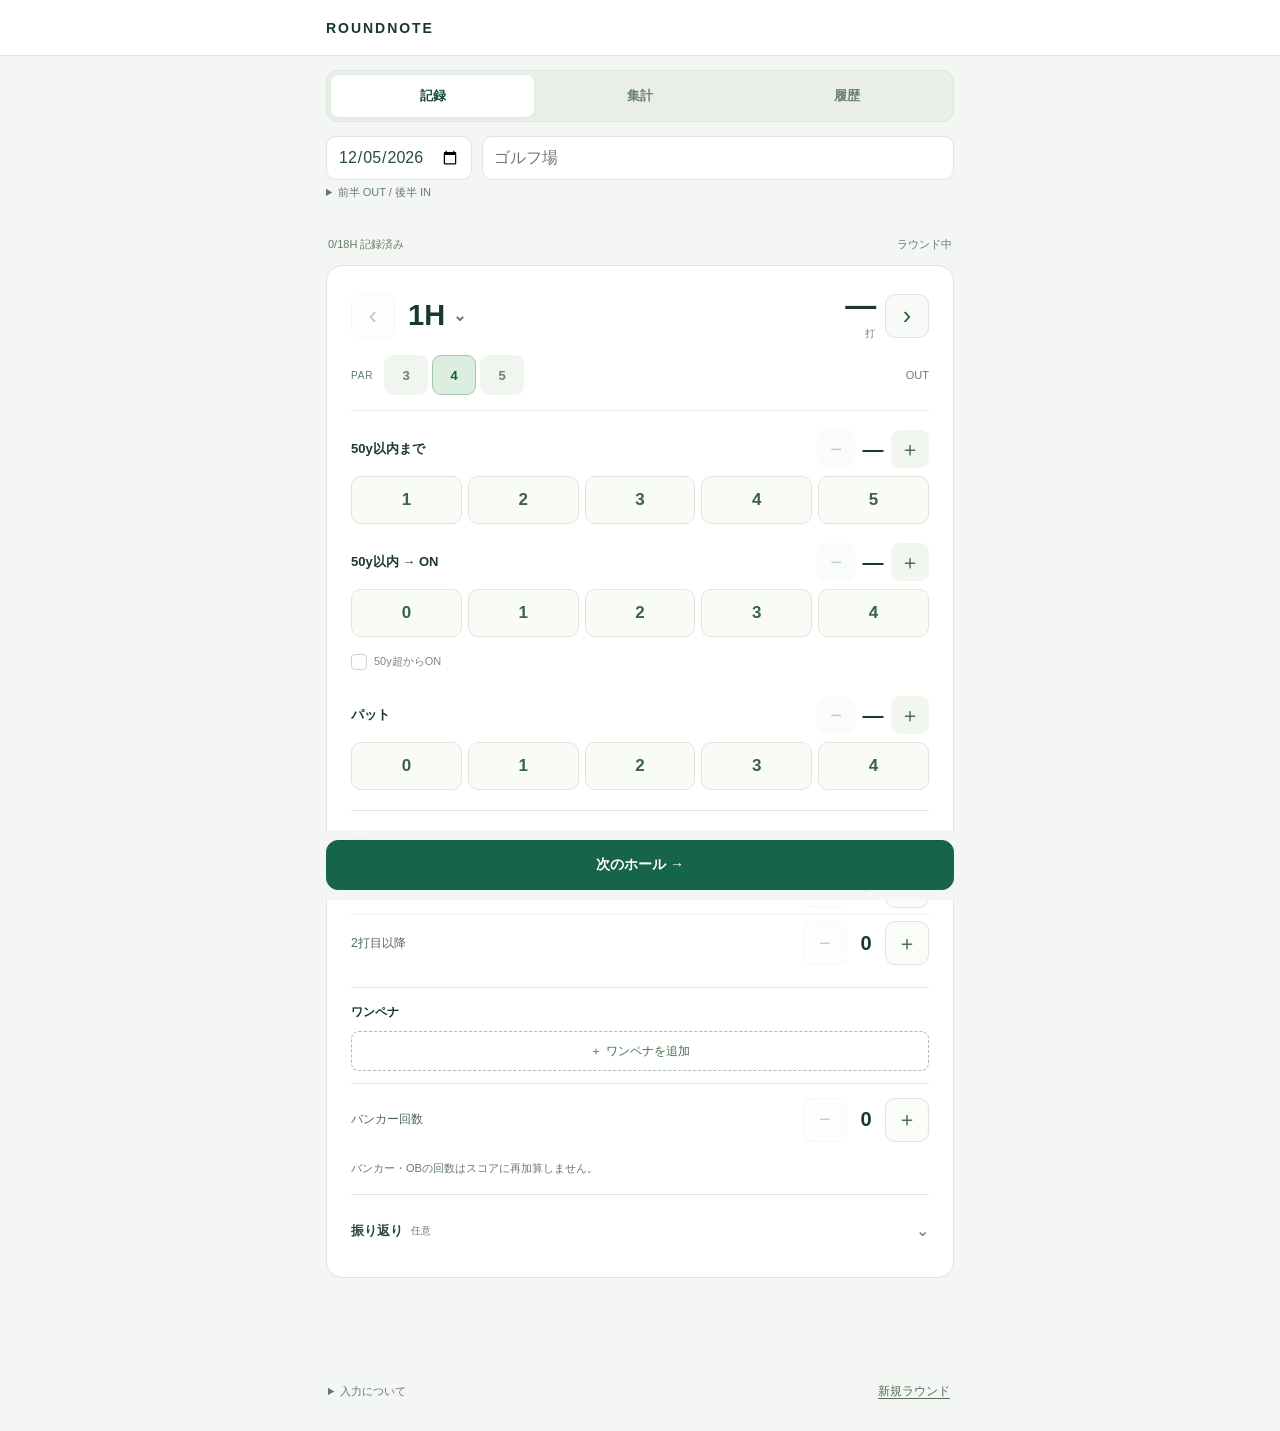
<file: index.html>
﻿<!DOCTYPE html>
<html lang="ja">
<head>
<meta charset="utf-8">
<meta name="viewport" content="width=device-width,initial-scale=1,viewport-fit=cover">
<meta name="theme-color" content="#19392d">
<link rel="manifest" href="./manifest.webmanifest">
<link rel="apple-touch-icon" href="./icon-192.png">
<link rel="stylesheet" href="./app.css">
<meta name="apple-mobile-web-app-capable" content="yes">
<meta name="apple-mobile-web-app-status-bar-style" content="default">
<title>ROUNDNOTE | ゴルフ記録</title>
<script src="./roundnote-core.js" defer></script>
<script src="./roundnote-views.js" defer></script>
<script src="./app.js" defer></script>
</head>
<body>
<div id="app"></div>
<div id="overlay-root"></div>
</body>
</html>
</file>
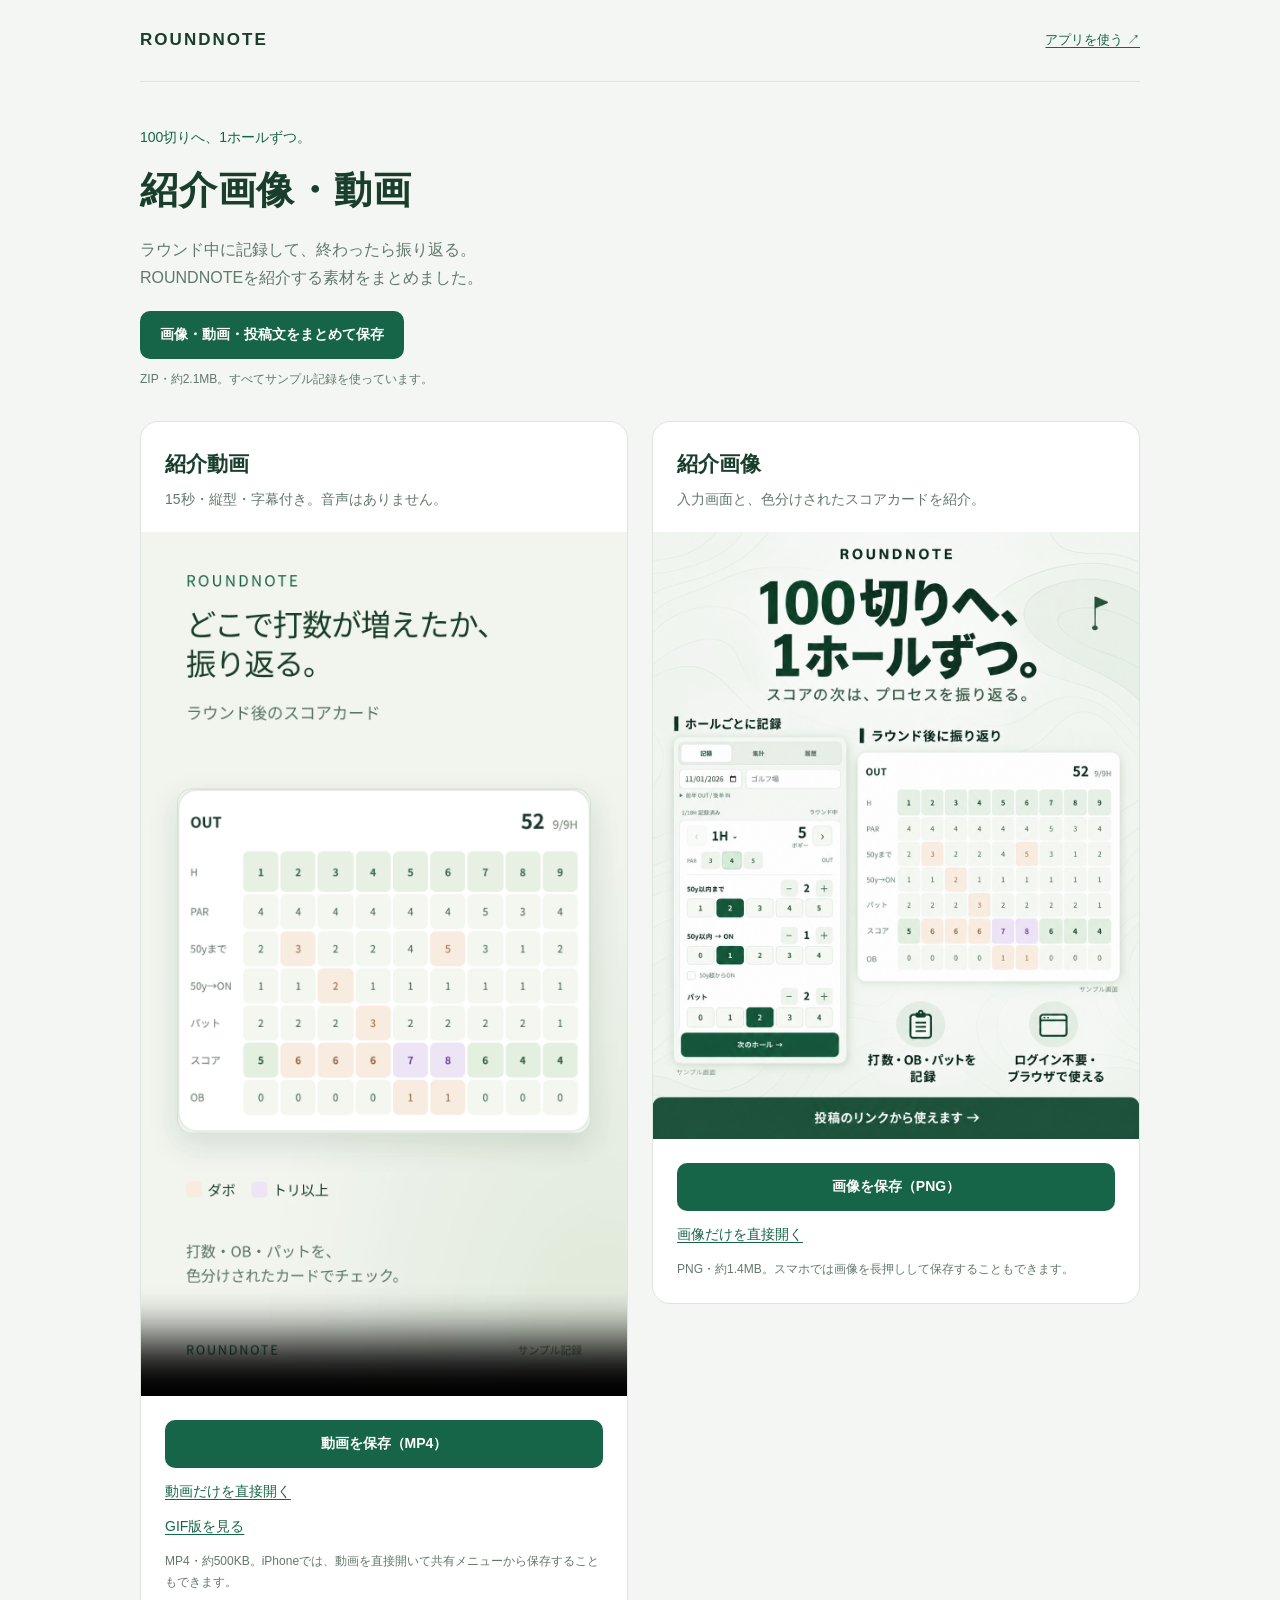
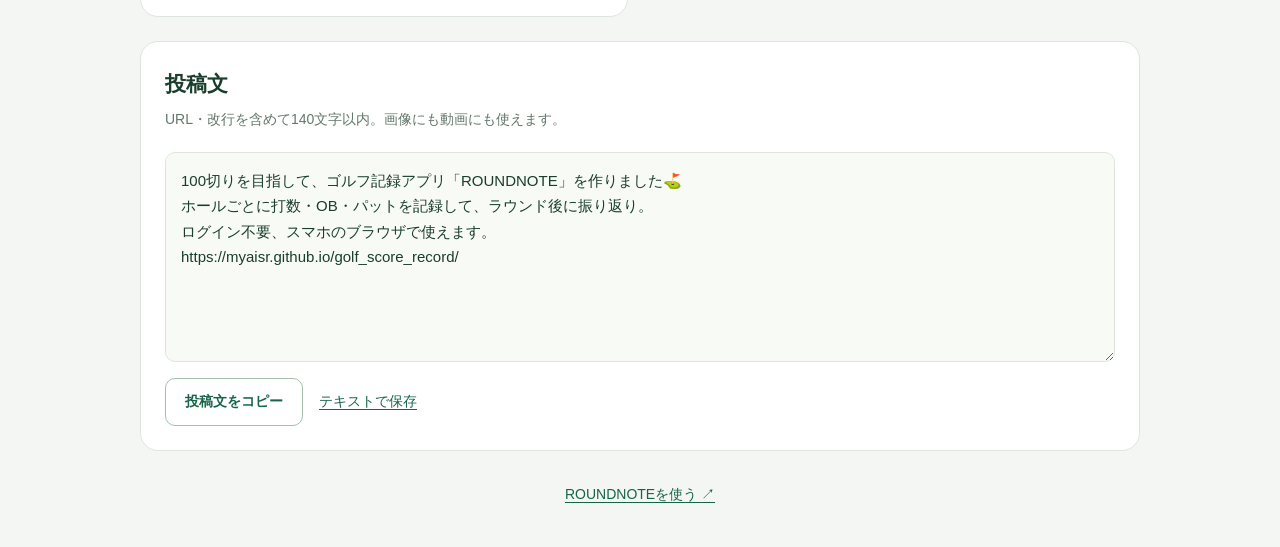
<file: promo/index.html>
<!doctype html>
<html lang="ja">
<head>
  <meta charset="utf-8">
  <meta name="viewport" content="width=device-width, initial-scale=1">
  <meta name="description" content="ゴルフ記録アプリROUNDNOTEの紹介画像・15秒動画・投稿文を見たり、保存したりできます。">
  <meta name="theme-color" content="#193e2b">
  <title>紹介画像・動画 | ROUNDNOTE</title>
  <link rel="icon" type="image/png" href="../icon-192.png">
  <link rel="stylesheet" href="promo.css">
</head>
<body>
  <header>
    <a class="brand" href="../">ROUNDNOTE</a>
    <a class="app-link" href="../">アプリを使う <span aria-hidden="true">↗</span></a>
  </header>
  <main>
    <div class="intro">
      <p class="eyebrow">100切りへ、1ホールずつ。</p>
      <h1>紹介画像・動画</h1>
      <p>ラウンド中に記録して、終わったら振り返る。<br>ROUNDNOTEを紹介する素材をまとめました。</p>
      <a class="button primary" href="roundnote-social-kit.zip" download>画像・動画・投稿文をまとめて保存</a>
      <p class="file-note">ZIP・約2.1MB。すべてサンプル記録を使っています。</p>
    </div>
    <div class="media-grid">
      <section class="card" aria-labelledby="video-heading">
        <div class="card-head">
          <h2 id="video-heading">紹介動画</h2>
          <p>15秒・縦型・字幕付き。音声はありません。</p>
        </div>
        <video controls playsinline preload="metadata" poster="video-poster.png" width="720" height="1280" aria-label="ROUNDNOTEの使い方を紹介する15秒動画">
          <source src="roundnote-intro.mp4" type="video/mp4">
          <p>このブラウザでは動画を再生できません。<a href="roundnote-intro.mp4">動画を直接開く</a>か、<a href="roundnote-intro-preview.gif">GIF版をご覧ください</a>。</p>
        </video>
        <div class="card-actions">
          <a class="button primary" href="roundnote-intro.mp4" download>動画を保存（MP4）</a>
          <a class="text-link" href="roundnote-intro.mp4">動画だけを直接開く</a>
          <a class="text-link" href="roundnote-intro-preview.gif">GIF版を見る</a>
          <p class="file-note">MP4・約500KB。iPhoneでは、動画を直接開いて共有メニューから保存することもできます。</p>
        </div>
      </section>
      <section class="card" aria-labelledby="image-heading">
        <div class="card-head">
          <h2 id="image-heading">紹介画像</h2>
          <p>入力画面と、色分けされたスコアカードを紹介。</p>
        </div>
        <a class="image-link" href="roundnote-intro.png" aria-label="紹介画像を大きく表示">
          <img src="roundnote-intro.png" width="1122" height="1402" loading="lazy" alt="100切りへ、1ホールずつ。ホールごとの入力とラウンド後のスコアカードを紹介するROUNDNOTEの画像。">
        </a>
        <div class="card-actions">
          <a class="button primary" href="roundnote-intro.png" download>画像を保存（PNG）</a>
          <a class="text-link" href="roundnote-intro.png">画像だけを直接開く</a>
          <p class="file-note">PNG・約1.4MB。スマホでは画像を長押しして保存することもできます。</p>
        </div>
      </section>
    </div>
    <section class="card copy-card" aria-labelledby="copy-heading">
      <h2 id="copy-heading">投稿文</h2>
      <p>URL・改行を含めて140文字以内。画像にも動画にも使えます。</p>
      <textarea id="post-copy" aria-label="紹介用の投稿文" rows="7" readonly>100切りを目指して、ゴルフ記録アプリ「ROUNDNOTE」を作りました⛳️
ホールごとに打数・OB・パットを記録して、ラウンド後に振り返り。
ログイン不要、スマホのブラウザで使えます。
https://myaisr.github.io/golf_score_record/</textarea>
      <div class="copy-actions">
        <button class="button secondary" id="copy-button" type="button">投稿文をコピー</button>
        <a class="text-link" href="roundnote-post.txt" download>テキストで保存</a>
        <span id="copy-status" role="status" aria-live="polite"></span>
      </div>
    </section>
  </main>
  <footer><a href="../">ROUNDNOTEを使う <span aria-hidden="true">↗</span></a></footer>
  <script>
    document.getElementById('copy-button').addEventListener('click', async () => {
      const field = document.getElementById('post-copy');
      const status = document.getElementById('copy-status');
      try {
        await navigator.clipboard.writeText(field.value);
        status.textContent = 'コピーしました';
      } catch {
        field.focus();
        field.select();
        field.setSelectionRange(0, field.value.length);
        status.textContent = '投稿文を選択しました。メニューからコピーしてください。';
      }
    });
  </script>
</body>
</html>
</file>
<file: app.css>
:root {
  font-family: -apple-system, BlinkMacSystemFont, "Hiragino Kaku Gothic ProN", "Noto Sans JP", "Yu Gothic", sans-serif;
  color: #19392d;
  background: #f3f6f2;
  font-variant-numeric: tabular-nums;
  --green: #176548;
  --muted: #65796d;
  --line: #dce6dd;
}
* { box-sizing: border-box; }
body { margin: 0; }
button, input { font: inherit; }
button, a { -webkit-tap-highlight-color: transparent; }
button { cursor: pointer; touch-action: manipulation; }
button:disabled { cursor: default; opacity: .3; }
button:focus-visible, input:focus-visible, a:focus-visible, summary:focus-visible { outline: 3px solid #7ab599; outline-offset: 3px; }
button, a, summary { touch-action: manipulation; }
[hidden] { display: none !important; }
.shell { width: 100%; max-width: 660px; margin: auto; padding: 0 16px; }
.result-shell { max-width: 940px; }
.masthead { padding: calc(16px + env(safe-area-inset-top)) 0 15px; border-bottom: 1px solid var(--line); background: #fff; }
.masthead .shell { display: flex; justify-content: space-between; align-items: center; min-height: 24px; }
.brand { font-size: 14px; font-weight: 850; letter-spacing: .14em; }
.save-status { font-size: 10px; color: var(--muted); }
.save-status.error { color: #a84939; }
.preview-note { display: flex; justify-content: space-between; align-items: center; margin: 12px 0 0; color: var(--muted); font-size: 10px; }
.preview-note span { border: 1px solid #cddbcf; padding: 4px 7px; border-radius: 5px; }
.text-button { min-height: 36px; border: 0; background: transparent; color: #536c5b; padding: 7px 2px; font-size: 12px; text-decoration: underline; text-underline-offset: 3px; }
.tabs { display: flex; gap: 4px; padding: 4px; margin: 14px 0; border: 1px solid var(--line); border-radius: 12px; background: #e9efe8; }
.tab { flex: 1; min-height: 42px; border: 0; border-radius: 8px; background: transparent; color: #68806e; font-size: 13px; font-weight: 750; }
.tab.active { background: #fff; color: #164c33; box-shadow: 0 1px 4px #19392d0c; }
.round-meta { display: grid; grid-template-columns: 146px minmax(0, 1fr); gap: 10px; }
.round-meta input { min-width: 0; width: 100%; min-height: 44px; padding: 10px 11px; border: 1px solid var(--line); border-radius: 10px; background: #fff; color: #294c38; font-size: 16px; }
.round-status { display: flex; align-items: baseline; justify-content: space-between; gap: 12px; padding: 13px 2px; color: var(--muted); font-size: 11px; }
.round-status strong { color: #19392d; font-size: 21px; }
.round-status small { font-size: 11px; font-weight: 500; }
.surface { border: 1px solid var(--line); border-radius: 17px; background: #fff; padding: 18px; margin-bottom: 14px; }
.hole-heading { display: grid; grid-template-columns: 44px minmax(0, 1fr) auto 44px; align-items: center; gap: 10px; }
.arrow { width: 44px; height: 44px; border: 1px solid var(--line); border-radius: 10px; background: #f7faf6; color: #2c6041; font-size: 25px; }
.hole-heading h1 { margin: 0; line-height: 1; }
.hole-select { display: inline-flex; gap: 8px; align-items: center; min-height: 44px; border: 0; background: transparent; padding: 0 3px; color: #19392d; font-size: 29px; font-weight: 850; }
.chevron { font-size: 16px; color: var(--muted); }
.hole-score { text-align: right; min-width: 50px; }
.hole-score strong { display: block; font-size: 31px; line-height: 1; letter-spacing: -.04em; }
.hole-score small { display: block; font-size: 10px; color: var(--muted); margin-top: 6px; }
.hole-tools { display: flex; align-items: center; justify-content: space-between; gap: 10px; margin-top: 14px; padding-bottom: 15px; border-bottom: 1px solid #e9eee7; }
.par-group { display: flex; align-items: center; gap: 4px; }
.par-label { font-size: 10px; letter-spacing: .08em; color: var(--muted); margin-right: 7px; }
.par-button { min-width: 44px; height: 40px; border: 1px solid transparent; border-radius: 9px; background: #f0f5ef; color: #69806e; font-size: 13px; font-weight: 750; }
.par-button.active { background: #dceee0; border-color: #a4c8ad; color: #1a5e39; }
.hole-progress { font-size: 11px; color: var(--muted); }
.hole-picker { display: grid; grid-template-columns: repeat(6, minmax(0, 1fr)); gap: 6px; padding: 14px 0 2px; }
.hole-tile { height: 44px; min-width: 0; border: 1px solid var(--line); border-radius: 8px; color: #768579; background: #f7faf6; font-size: 12px; }
.hole-tile.done { color: #1b6640; background: #e6f2e7; border-color: #c6ddc9; }
.hole-tile.started { border-style: dashed; }
.hole-tile.current { background: var(--green); border-color: var(--green); color: #fff; }
.counter { padding-top: 16px; }
.counter-heading { display: flex; align-items: center; justify-content: space-between; gap: 8px; margin-bottom: 8px; }
.counter-heading h2 { margin: 0; font-size: 13px; font-weight: 750; }
.value-control { display: grid; grid-template-columns: 38px 32px 38px; align-items: center; gap: 2px; }
.value-control button { width: 38px; height: 38px; border: 0; border-radius: 9px; background: #f1f6ef; color: #376044; font-size: 20px; }
.value-control strong { text-align: center; font-size: 21px; }
.quick-values { display: grid; grid-template-columns: repeat(5, minmax(0, 1fr)); gap: 6px; }
.quick-values button { min-height: 46px; min-width: 0; border: 1px solid var(--line); border-radius: 10px; background: #f9fbf7; color: #3a6347; font-size: 17px; font-weight: 750; }
.quick-values button.active { background: var(--green); color: white; border-color: var(--green); }
.direct-toggle { display: inline-flex; align-items: center; gap: 7px; min-height: 40px; padding: 9px 0 0; border: 0; background: transparent; color: #7a897d; font-size: 11px; }
.direct-toggle .check { display: grid; place-items: center; width: 16px; height: 16px; border: 1px solid #c8d7c9; border-radius: 4px; color: transparent; font-size: 11px; }
.direct-toggle.active { color: #216542; }
.direct-toggle.active .check { border-color: var(--green); background: var(--green); color: #fff; }
.ob-section { margin-top: 20px; padding-top: 16px; border-top: 1px solid var(--line); }
.section-line { display: flex; align-items: center; justify-content: space-between; gap: 8px; }
.section-line h2 { font-size: 12px; margin: 0; }
.info-button { width: 30px; height: 30px; padding: 0; border: 0; border-radius: 50%; background: transparent; color: #829184; font-size: 13px; }
.ob-help { margin: 2px 0 9px; color: var(--muted); font-size: 11px; line-height: 1.7; }
.ob-help a { color: #466f50; }
.ob-row { display: flex; align-items: center; justify-content: space-between; gap: 12px; min-height: 57px; }
.ob-row+.ob-row { border-top: 1px solid #eef2eb; }
.ob-row>span { font-size: 12px; color: #4d6953; }
.ob-stepper { display: grid; grid-template-columns: 44px 32px 44px; gap: 3px; align-items: center; }
.ob-stepper button { width: 44px; height: 44px; border: 1px solid var(--line); border-radius: 10px; background: #fafcf8; color: #376044; font-size: 20px; }
.ob-stepper b { text-align: center; font-size: 20px; }
.shot-review { margin-top: 15px; border-top: 1px solid var(--line); }
.review-toggle { display: flex; justify-content: space-between; align-items: center; gap: 12px; width: 100%; min-height: 58px; padding: 16px 0 2px; border: 0; background: transparent; text-align: left; color: #274d34; }
.review-title { display: flex; align-items: center; gap: 8px; font-size: 13px; font-weight: 750; }
.badge { color: var(--muted); font-size: 10px; font-weight: 400; }
.review-summary { display: block; font-size: 10px; color: #39704b; line-height: 1.6; margin-top: 6px; }
.review-body { padding-top: 18px; }
.review-group+.review-group { margin-top: 22px; }
.review-group h3 { display: flex; align-items: center; justify-content: space-between; margin: 0 0 11px; font-size: 12px; }
.tee-choices { display: grid; grid-template-columns: repeat(3, minmax(0, 1fr)); gap: 6px; }
.shot-choice { min-width: 0; min-height: 44px; border: 1px solid var(--line); border-radius: 9px; background: #fbfcf9; color: #55705a; padding: 10px 3px; font-size: 12px; }
.shot-choice .direction { display: block; font-size: 20px; margin-bottom: 7px; color: #7c9981; }
.shot-choice.active { border-color: #699b76; background: #e2f0e4; color: #195e37; box-shadow: inset 0 0 0 1px #699b76; }
.shot-choice.active .direction { color: #276b43; }
.approach-map { display: grid; grid-template-columns: repeat(3, minmax(0, 1fr)); grid-template-areas: ". over ." "left center right" ". short ."; gap: 6px; }
.approach-map .shot-choice { min-height: 44px; }
.contact-choices { display: grid; grid-template-columns: 1fr 1fr; gap: 6px; margin-top: 9px; }
.review-clear { display: block; margin: 12px 0 0 auto; }
.input-actions { position: sticky; bottom: 0; z-index: 2; padding: 10px 0 calc(10px + env(safe-area-inset-bottom)); background: #f3f6f2f5; }
.primary { width: 100%; min-height: 50px; padding: 14px; border: 1px solid var(--green); border-radius: 12px; background: var(--green); color: #fff; font-size: 14px; font-weight: 750; }
.footer-row { display: flex; justify-content: space-between; align-items: center; gap: 10px; padding: 10px 2px calc(20px + env(safe-area-inset-bottom)); }
.help { font-size: 11px; color: var(--muted); }
.help summary { cursor: pointer; padding: 12px 0; }
.help p { line-height: 1.8; max-width: 260px; }
.result-hero { border-radius: 17px; background: #183e2c; color: #fff; padding: 22px; margin: 18px 0 14px; }
.result-meta { display: flex; justify-content: space-between; align-items: baseline; gap: 12px; color: #c6ddc9; font-size: 11px; }
.result-meta h1 { font: inherit; margin: 0; }
.result-score { display: flex; justify-content: space-between; align-items: end; gap: 12px; margin-top: 18px; }
.result-score .big { font-size: clamp(68px, 15vw, 92px); line-height: 1; font-weight: 800; letter-spacing: -.055em; }
.result-score .unit { font-size: 14px; letter-spacing: 0; font-weight: 400; margin-left: 8px; }
.result-relative { text-align: right; }
.result-relative strong { display: block; font-size: 23px; }
.result-relative span { display: block; color: #bed5c0; font-size: 10px; margin-top: 5px; }
.result-place { color: #cee1ce; font-size: 12px; margin: 18px 0 0; overflow-wrap: anywhere; }
.kpi-grid { display: grid; grid-template-columns: repeat(4, minmax(0, 1fr)); gap: 8px; margin-bottom: 22px; }
.kpi { min-width: 0; padding: 14px 12px; background: white; border: 1px solid var(--line); border-radius: 12px; }
.kpi span { color: var(--muted); font-size: 10px; }
.kpi b { display: block; font-size: 24px; margin-top: 7px; }
.kpi small { display: block; color: var(--muted); font-size: 10px; margin-top: 7px; }
.section-heading { margin: 24px 0 12px; display: flex; align-items: baseline; justify-content: space-between; gap: 12px; }
.section-heading h2 { font-size: 14px; margin: 0; }
.section-heading span { color: var(--muted); font-size: 10px; }
.performance { display: grid; grid-template-columns: 1fr 1fr; gap: 8px; }
.performance .kpi b { font-size: 22px; }
.performance .kpi b small { display: inline; font-size: 12px; margin-left: 3px; }
.half-section { padding: 15px 12px; }
.half-head { display: flex; align-items: center; justify-content: space-between; gap: 8px; margin-bottom: 14px; }
.half-head h3 { font-size: 13px; margin: 0; }
.half-head strong { font-size: 18px; }
.half-head small { color: var(--muted); font-size: 10px; font-weight: 400; margin-left: 7px; }
.matrix { display: grid; grid-template-columns: 54px repeat(9, minmax(0, 1fr)); gap: 3px; }
.matrix-label { display: flex; align-items: center; font-size: 10px; color: var(--muted); }
.matrix-cell { display: grid; place-items: center; min-width: 0; min-height: 31px; border-radius: 5px; color: #3b5f45; background: #f5f8f2; font-size: 11px; }
button.matrix-cell { border: 0; min-height: 36px; background: #e8f1e6; color: #356243; font-weight: 750; }
.matrix-cell.score { background: #e5f1e2; font-weight: 800; color: #215b34; }
.matrix-cell.bad { background: #f9eee2; color: #946238; }
.matrix-cell.score.triple { background: #eee6f7; color: #70419a; }
.matrix-cell.muted { color: #a0afa2; }
.trend-grid { display: grid; grid-template-columns: 1fr 1fr; gap: 12px; }
.trend-card { margin: 0; padding: 17px; }
.trend-card h3 { display: flex; align-items: center; justify-content: space-between; gap: 10px; margin: 0 0 15px; font-size: 12px; }
.trend-card h3 small { color: var(--muted); font-size: 10px; font-weight: 400; }
.trend-row { display: grid; grid-template-columns: 75px minmax(0, 1fr) 28px; align-items: center; gap: 8px; font-size: 11px; min-height: 30px; }
.trend-row b { text-align: right; font-size: 12px; }
.trend-track { height: 5px; border-radius: 5px; background: #edf2e9; overflow: hidden; }
.trend-track i { display: block; height: 100%; border-radius: inherit; background: #94b69b; }
.trend-row.good i { background: #34794e; }
.trend-empty { color: #97a398; font-size: 12px; padding: 8px 0; }
.tee-chart-card h3 { margin-bottom: 17px; }
.tee-filter-heading { display: flex; align-items: center; justify-content: space-between; gap: 8px; font-size: 10px; color: var(--muted); margin-bottom: 9px; }
.tee-select-all { min-height: 32px; padding: 5px 12px; border: 1px solid #ceddce; border-radius: 6px; background: #fff; color: #53735c; font: inherit; font-size: 11px; font-weight: 650; }
.tee-select-all.active { background: #28684c; border-color: #28684c; color: #fff; }
.tee-filters { display: grid; grid-template-columns: repeat(2, minmax(0, 1fr)); gap: 7px; margin-bottom: 13px; }
.tee-filter { display: flex; align-items: center; gap: 6px; min-width: 0; min-height: 40px; padding: 7px 8px; border: 1px solid #dfe7dd; border-radius: 8px; background: #fff; color: #718379; font: inherit; font-size: 11px; text-align: left; }
.tee-filter i, .tee-missing i { display: inline-block; flex-shrink: 0; width: 12px; height: 12px; border-radius: 3px; background: var(--club); }
.tee-filter i { opacity: .35; }
.tee-filter.active { background: #f3f7f1; background: color-mix(in srgb, var(--club) 10%, white); border-color: var(--club); color: #284e36; font-weight: 650; }
.tee-filter.active i { opacity: 1; }
.tee-check { margin-left: auto; }
.tee-filter.active .tee-check { color: #30634b; }
.tee-ob-legend { display: flex; align-items: center; gap: 7px; color: var(--muted); font-size: 10px; margin-bottom: 14px; padding-bottom: 13px; border-bottom: 1px solid #edf1eb; }
.tee-ob-legend i { flex-shrink: 0; width: 22px; height: 14px; border-radius: 3px; background: repeating-linear-gradient(135deg, #ffffffa6 0 2px, transparent 2px 7px), #2d6950; }
.tee-chart svg { display: block; width: 100%; height: auto; }
.tee-chart-empty { display: grid; place-items: center; min-height: 150px; margin: 0; font-size: 12px; color: var(--muted); }
.tee-missing { display: flex; align-items: center; gap: 5px; font-size: 10px; line-height: 1.7; color: var(--muted); margin: 8px 0; }
.tee-chart-note { padding-top: 13px; margin: 4px 0 0; border-top: 1px solid #edf1eb; font-size: 10px; line-height: 1.8; color: var(--muted); }
.result-actions { display: flex; gap: 8px; margin-top: 22px; }
.result-actions .primary { flex: 1; }
.secondary { min-height: 50px; padding: 12px 16px; background: #fff; border: 1px solid var(--line); border-radius: 12px; color: #3e6649; font-size: 12px; }
.overlay { position: fixed; inset: 0; z-index: 5; background: #0e291eea; padding: calc(16px + env(safe-area-inset-top)) 16px calc(24px + env(safe-area-inset-bottom)); overflow-y: auto; }
.overlay-inner { max-width: 640px; margin: auto; }
.overlay-head { display: flex; align-items: center; justify-content: space-between; color: #fff; margin-bottom: 14px; }
.overlay-head h2 { font-size: 14px; margin: 0; }
.overlay-head button { color: #fff; background: #ffffff10; border: 1px solid #adc5af; border-radius: 8px; min-height: 44px; padding: 10px 15px; font-size: 12px; }
.overlay img { display: block; width: 100%; height: auto; border-radius: 7px; }
.overlay-footer { margin-top: 13px; }
.overlay-footer a, .overlay-footer button { display: block; width: 100%; min-height: 48px; border: 0; text-align: center; background: #e0f0df; color: #254c2e; border-radius: 10px; padding: 14px; text-decoration: none; font-size: 13px; }
.overlay-footer .download-link { margin-top: 8px; background: transparent; color: #d7e6d6; text-decoration: underline; }
.export-help, .export-status { color: #d7e6d6; font-size: 12px; line-height: 1.8; }
.export-status:empty { display: none; }
@media (min-width: 650px) { .surface { padding: 24px; }.half-section { padding: 20px; }.counter { padding-top: 19px; }.quick-values button { min-height: 48px; } }
@media (max-width: 560px) { .shell { padding: 0 12px; }.surface { padding: 15px; }.trend-grid { grid-template-columns: 1fr; }.trend-card { padding: 17px; }.kpi-grid { gap: 5px; }.kpi { padding: 12px 8px; }.kpi b { font-size: 21px; }.matrix { grid-template-columns: 45px repeat(9, minmax(0, 1fr)); gap: 2px; }.matrix-cell, .matrix-label { font-size: 9px; }.half-section { padding: 14px 10px; }.result-hero { padding: 19px; } }
@media (max-width: 355px) { .surface { padding: 12px; }.hole-heading { gap: 6px; }.hole-picker { grid-template-columns: repeat(5, minmax(0, 1fr)); }.round-meta { grid-template-columns: 134px minmax(0, 1fr); gap: 7px; }.round-meta input { padding: 10px 8px; }.counter-heading h2 { font-size: 12px; }.matrix { grid-template-columns: 42px repeat(9, minmax(0, 1fr)); }.half-section { padding: 13px 8px; }.kpi span { font-size: 9px; } }
@media (prefers-reduced-motion: no-preference) { button { transition: background .12s, border-color .12s; } }
.tee-short { width: 100%; margin-top: 7px; }
.club-choices { display: grid; grid-template-columns: repeat(2, minmax(0, 1fr)); gap: 6px; }
.club-choices button { min-height: 46px; line-height: 1.5; }
.app-message { padding: 12px; border: 1px solid #d4dfcf; border-radius: 9px; color: #506344; font-size: 12px; line-height: 1.7; overflow-wrap: anywhere; }
.finish-gate { text-align: center; padding: 28px 20px; }
.finish-gate h1 { font-size: 18px; margin: 0 0 12px; }
.finish-gate p { margin: 0 0 25px; font-size: 12px; color: var(--muted); }
.finish-gate .text-button { margin-top: 12px; }
.result-halves { display: grid; grid-template-columns: 1fr 1fr; gap: 8px; margin: -2px 0 14px; }
.result-halves>span { display: flex; align-items: baseline; gap: 10px; border: 1px solid var(--line); background: #fff; border-radius: 10px; padding: 13px; font-size: 11px; }
.result-halves b { font-size: 22px; }
.result-halves small { margin-left: auto; font-size: 10px; color: var(--muted); }
.goal-gap { display: flex; align-items: baseline; justify-content: space-between; gap: 12px; margin-bottom: 8px; padding: 12px 3px; font-size: 12px; color: var(--muted); }
.goal-gap strong { font-size: 24px; }
.good { color: #226b43; }.bad { color: #aa5e38; }.neutral { color: var(--muted); }
.comparison-section { margin: 0 0 20px; }
.scope-tabs { display: flex; gap: 5px; margin-bottom: 10px; }
.scope-tabs button { flex: 1; min-height: 40px; border: 1px solid var(--line); border-radius: 8px; background: #fff; color: var(--muted); font-size: 12px; }
.scope-tabs button.active { background: #e0eddf; color: #255d36; border-color: #a4c5a8; font-weight: 750; }
.comparison-wrap { border: 1px solid var(--line); border-radius: 12px; overflow: hidden; background: #fff; }
.comparison-table { width: 100%; border-collapse: collapse; table-layout: fixed; text-align: right; font-size: 12px; }
.comparison-table th, .comparison-table td { padding: 13px 11px; border-bottom: 1px solid #e8eee5; line-height: 1.6; overflow-wrap: anywhere; }
.comparison-table tr:last-child>* { border-bottom: 0; }
.comparison-table th:first-child { width: 38%; text-align: left; }
.comparison-table thead th { color: var(--muted); font-size: 10px; font-weight: 500; background: #edf3e9; }
.comparison-table tbody th { font-size: 12px; font-weight: 600; }
.comparison-table td:last-child { font-weight: 750; }
.goals-panel h2 { margin: 0 0 18px; font-size: 14px; }
.goals-grid { display: grid; grid-template-columns: 1fr 1fr; gap: 16px 12px; }
.goals-grid label { display: flex; flex-direction: column; justify-content: space-between; gap: 8px; font-size: 11px; color: var(--muted); line-height: 1.5; }
.goals-grid input { width: 100%; min-width: 0; min-height: 44px; border: 1px solid var(--line); border-radius: 8px; padding: 9px 11px; color: #264d36; background: #fbfdf8; font-size: 16px; }
.section-heading.compact { margin-top: 0; }
.ob-summary { display: grid; grid-template-columns: 1fr 1fr; gap: 12px; }
.ob-summary span { font-size: 11px; color: var(--muted); }
.ob-summary b { display: block; font-size: 23px; color: #244b32; margin-top: 8px; }
.ob-directions { display: grid; grid-template-columns: repeat(3, 1fr); gap: 6px; margin: 18px 0 4px; padding-top: 14px; border-top: 1px solid var(--line); }
.ob-directions dt { font-size: 11px; color: var(--muted); }
.ob-directions dd { margin: 6px 0 0; font-size: 17px; }
.approach-analysis h2 { font-size: 13px; margin: 0 0 16px; }
.approach-analysis>strong { font-size: 38px; color: #245b38; }
.approach-analysis p { font-size: 12px; color: var(--muted); }
.reference-metrics { margin-top: 18px; border-top: 1px solid var(--line); padding-top: 14px; }
.reference-metrics span { display: flex; align-items: baseline; justify-content: space-between; gap: 12px; font-size: 11px; color: var(--muted); margin: 9px 0; }
.reference-metrics b { color: #32573d; font-size: 12px; }
.reference-line { font-size: 11px; line-height: 1.7; color: var(--muted); margin: 12px 2px 20px; }
.page-title { font-size: 16px; margin: 0; }
.backup-actions { display: flex; gap: 8px; margin-bottom: 16px; }
.backup-actions button { flex: 1; min-height: 44px; }
.history-list { display: grid; gap: 8px; }
.history-row { display: flex; align-items: center; justify-content: space-between; gap: 12px; width: 100%; text-align: left; border: 1px solid var(--line); border-radius: 12px; background: #fff; padding: 15px; color: #31533b; }
.history-row>span:first-child { min-width: 0; }
.history-row strong { display: block; font-size: 13px; }
.history-row small { display: block; font-size: 11px; color: var(--muted); overflow-wrap: anywhere; margin-top: 6px; }
.history-row>span:last-child { flex-shrink: 0; font-size: 10px; color: var(--muted); }
.empty-history { color: var(--muted); font-size: 12px; padding: 20px 0; }
.export-page { margin: 0 0 30px; }.export-page h3 { color: #d7e6d6; font-size: 13px; font-weight: 600; }
.course-settings { margin: -4px 0 12px; color: var(--muted); font-size: 11px; }
.course-settings summary { cursor: pointer; min-height: 36px; padding: 9px 0; overflow-wrap: anywhere; }
.course-fields { display: grid; grid-template-columns: repeat(2, minmax(0, 1fr)); gap: 10px; padding: 3px 0 8px; }
.course-fields label { display: grid; gap: 6px; }
.course-fields input { min-width: 0; width: 100%; min-height: 44px; padding: 10px; border: 1px solid var(--line); border-radius: 8px; background: #fff; color: #264d36; font-size: 16px; }
.hole-progress { max-width: 48%; overflow-wrap: anywhere; text-align: right; }
.result-halves>span { flex-wrap: wrap; }
.course-label { min-width: 0; overflow-wrap: anywhere; }
.scope-tabs button, .half-head h3 { overflow-wrap: anywhere; }
.scope-tabs button { min-width: 0; padding: 8px 5px; }
.result-backup { margin-top: 20px; }
.result-backup h2 { margin: 0 0 10px; font-size: 14px; }
.result-backup p { margin: 0 0 14px; color: var(--muted); font-size: 12px; line-height: 1.8; }
@media (max-width: 560px) { .comparison-table { font-size: 11px; }.comparison-table th, .comparison-table td { padding: 12px 6px; }.comparison-table tbody th { font-size: 11px; }.comparison-table th:first-child { width: 35%; } }

/* Course numbering and optional per-OB details. */
.review-summary { white-space: pre-line; }
.start-setting { margin: 12px 0; font-size: 11px; }
.start-options { display: grid; grid-template-columns: 1fr 1fr; gap: 7px; margin-top: 7px; }
.start-options button:disabled { opacity: 1; cursor: default; }
.start-options button:disabled:not(.active) { background: #f4f7f1; color: #758773; }
.numbering-help { font-size: 11px; color: var(--muted); line-height: 1.8; }
.later-ob-detail { margin: 4px 0 12px; padding: 14px; border: 1px solid var(--line); border-radius: 10px; background: #f8faf5; }
.later-ob-detail h3 { display: flex; justify-content: space-between; margin: 0 0 12px; font-size: 12px; }
.later-ob-field + .later-ob-field { margin-top: 12px; }
.later-ob-field > span { display: block; font-size: 11px; color: var(--muted); margin-bottom: 7px; }
.later-ob-choices { display: grid; grid-template-columns: repeat(3, minmax(0, 1fr)); gap: 5px; }
.later-ob-choices button { font-size: 11px; overflow-wrap: anywhere; }
.bunker-counter { border-top: 1px solid var(--line); margin-top: 12px; padding-top: 7px; }

.hole-picker { display: block; }
.hole-picker-half p { margin: 8px 0; font-size: 11px; color: var(--muted); }
.hole-picker-grid { display: grid; grid-template-columns: repeat(9, minmax(0, 1fr)); gap: 4px; }

.one-penalties { border-top: 1px solid var(--line); margin-top: 16px; padding-top: 16px; }
.one-penalties > h3 { font-size: 12px; margin: 0 0 10px; }
.one-penalty-item { border: 1px solid var(--line); background: #f8faf5; border-radius: 10px; padding: 12px; margin-bottom: 10px; }
.one-penalty-heading { display: flex; justify-content: space-between; align-items: center; gap: 8px; }
.one-penalty-heading h4 { margin: 0; font-size: 12px; }
.one-penalty-heading button { font-size: 11px; }
.penalty-stage { display: flex; align-items: center; gap: 8px; font-size: 11px; color: var(--muted); margin: 8px 0 12px; }
.penalty-stage select { min-width: 0; flex: 1; min-height: 38px; border: 1px solid var(--line); border-radius: 7px; padding: 6px; background: white; color: #3d6044; font: inherit; }
.add-penalty { width: 100%; min-height: 40px; border: 1px dashed #a8bfa9; border-radius: 8px; background: white; color: #43704b; font-size: 12px; }
.penalty-review { margin: 20px 0; }
.penalty-review-hero { border-radius: 16px; padding: 20px; background: #193e2b; color: white; margin-bottom: 14px; }
.penalty-review-heading { display: flex; justify-content: space-between; align-items: center; gap: 10px; margin-bottom: 16px; }
.penalty-review-heading h2 { font-size: 16px; margin: 0; }
.penalty-review-heading > span { color: #cadfca; font-size: 10px; }
.penalty-review-tabs { display: flex; gap: 4px; padding: 4px; border-radius: 9px; background: #ffffff14; }
.penalty-review-tabs button { flex: 1; min-height: 38px; border: 0; border-radius: 6px; background: transparent; color: #c3d6be; font: inherit; font-size: 11px; }
.penalty-review-tabs button.active { background: #edf4e6; color: #204d31; font-weight: 700; }
.penalty-review-metrics { display: flex; flex-wrap: wrap; gap: 16px 0; margin-top: 20px; }
.penalty-review-metrics > div { flex: 1 1 30%; padding: 0 12px; border-left: 1px solid #5a7759; }
.penalty-review-metrics > div:first-child { padding-left: 0; border-left: 0; }
.penalty-review-metrics span { display: block; color: #cadfca; font-size: 11px; margin-bottom: 8px; }
.penalty-review-metrics strong { font-size: 34px; line-height: 1; }
.penalty-review-metrics strong small { font-size: 12px; font-weight: 500; margin-left: 5px; }
.penalty-review-list h3 { margin: 0 0 20px; font-size: 13px; }
.penalty-review-columns, .penalty-review-row { display: grid; grid-template-columns: 85px 75px minmax(0, 1fr); gap: 12px; }
.penalty-review-columns { color: var(--muted); font-size: 10px; border-bottom: 1px solid var(--line); padding-bottom: 10px; }
.penalty-review-row { padding: 16px 0; border-bottom: 1px solid #e6ede2; align-items: start; }
.penalty-review-row:last-child { border-bottom: 0; padding-bottom: 0; }
.penalty-review-row button { border: 0; background: transparent; padding: 0; min-height: 26px; color: #19392d; font-size: 16px; font-weight: 750; }
.penalty-review-row small { display: block; font-size: 9px; color: var(--muted); line-height: 1.6; margin-top: 4px; overflow-wrap: anywhere; }
.review-score strong { font-size: 23px; line-height: 1; }
.review-score.triple strong { color: #70419a; }.review-score.double strong { color: #946238; }
.review-tags { display: flex; flex-wrap: wrap; gap: 5px; padding-top: 3px; }
.review-tag { padding: 4px 7px; border-radius: 5px; font-size: 11px; line-height: 1.5; }
.review-tag.penalty { background: #eee8f3; color: #70528b; }.review-tag.mistake { background: #f8eddf; color: #946335; }
.review-no-tags, .review-empty { font-size: 12px; color: var(--muted); }
@media (max-width: 560px) { .penalty-review-columns, .penalty-review-row { grid-template-columns: 53px 54px minmax(0, 1fr); gap: 8px; }.review-tag { font-size: 10px; }.penalty-review-hero { padding: 17px; }.penalty-review-metrics span { font-size: 10px; } }
</file>
<file: promo/promo.css>
:root {
  font-family: -apple-system, BlinkMacSystemFont, "Hiragino Kaku Gothic ProN", "Noto Sans JP", "Yu Gothic", sans-serif;
  color: #193e2b;
  background: #f3f6f2;
  line-height: 1.7;
  --green: #176548;
  --muted: #62786b;
  --line: #dce6dd;
}
* { box-sizing: border-box; }
body { margin: 0; }
a { color: var(--green); text-underline-offset: .2em; }
a:focus-visible, button:focus-visible, textarea:focus-visible { outline: 3px solid #8364ab; outline-offset: 4px; }
header, main, footer { width: min(100% - 40px, 1000px); margin-inline: auto; }
header { display: flex; align-items: center; justify-content: space-between; gap: 16px; min-height: 82px; border-bottom: 1px solid var(--line); }
.brand { color: #193e2b; font-size: 17px; font-weight: 800; letter-spacing: .12em; text-decoration: none; }
.app-link { font-size: 13px; }
.intro { padding: 44px 0 32px; }
.eyebrow { margin: 0 0 8px; color: var(--green); font-size: 14px; }
h1 { margin: 0 0 14px; font-size: clamp(27px, 5vw, 38px); letter-spacing: .02em; }
h2 { margin: 0 0 6px; font-size: 21px; }
p { margin: 0 0 20px; }
.intro > p:not(.eyebrow), .card p { color: var(--muted); }
.button { display: inline-flex; align-items: center; justify-content: center; min-height: 48px; padding: 11px 19px; border: 1px solid transparent; border-radius: 10px; font: inherit; font-size: 14px; font-weight: 700; text-align: center; text-decoration: none; cursor: pointer; }
.primary { color: #fff; background: var(--green); }
.primary:hover { background: #124f39; }
.secondary { color: var(--green); background: #fff; border-color: #a5bfae; }
.file-note { margin: 10px 0 0; font-size: 12px; }
.media-grid { display: grid; grid-template-columns: 1fr 1fr; align-items: start; gap: 24px; }
.card { min-width: 0; overflow: hidden; border: 1px solid var(--line); border-radius: 18px; background: #fff; }
.card-head { padding: 24px 24px 0; }
.card-head p, .copy-card > p { font-size: 14px; }
video, .image-link img { display: block; width: 100%; height: auto; background: #f3f6f2; }
video { aspect-ratio: 9 / 16; }
.card-actions { display: flex; flex-direction: column; align-items: stretch; gap: 12px; padding: 24px; }
.text-link { font-size: 14px; }
.card-actions > .file-note { margin-top: 0; }
.copy-card { margin-top: 24px; padding: 24px; }
textarea { display: block; width: 100%; min-height: 160px; resize: vertical; padding: 15px; border: 1px solid var(--line); border-radius: 10px; background: #f8faf6; color: #193e2b; font: inherit; font-size: 15px; }
.copy-actions { display: flex; align-items: center; flex-wrap: wrap; gap: 16px; margin-top: 16px; }
#copy-status { font-size: 13px; }
footer { padding: 32px 0 40px; font-size: 14px; text-align: center; }
@media (max-width: 680px) {
  header, main, footer { width: calc(100% - 32px); }
  header { min-height: 72px; }
  .intro { padding-top: 32px; }
  .intro > .button { width: 100%; }
  .media-grid { grid-template-columns: 1fr; gap: 20px; }
  .card-head { padding: 20px 20px 0; }
  .card-actions, .copy-card { padding: 20px; }
  textarea { font-size: 16px; }
}
</file>
